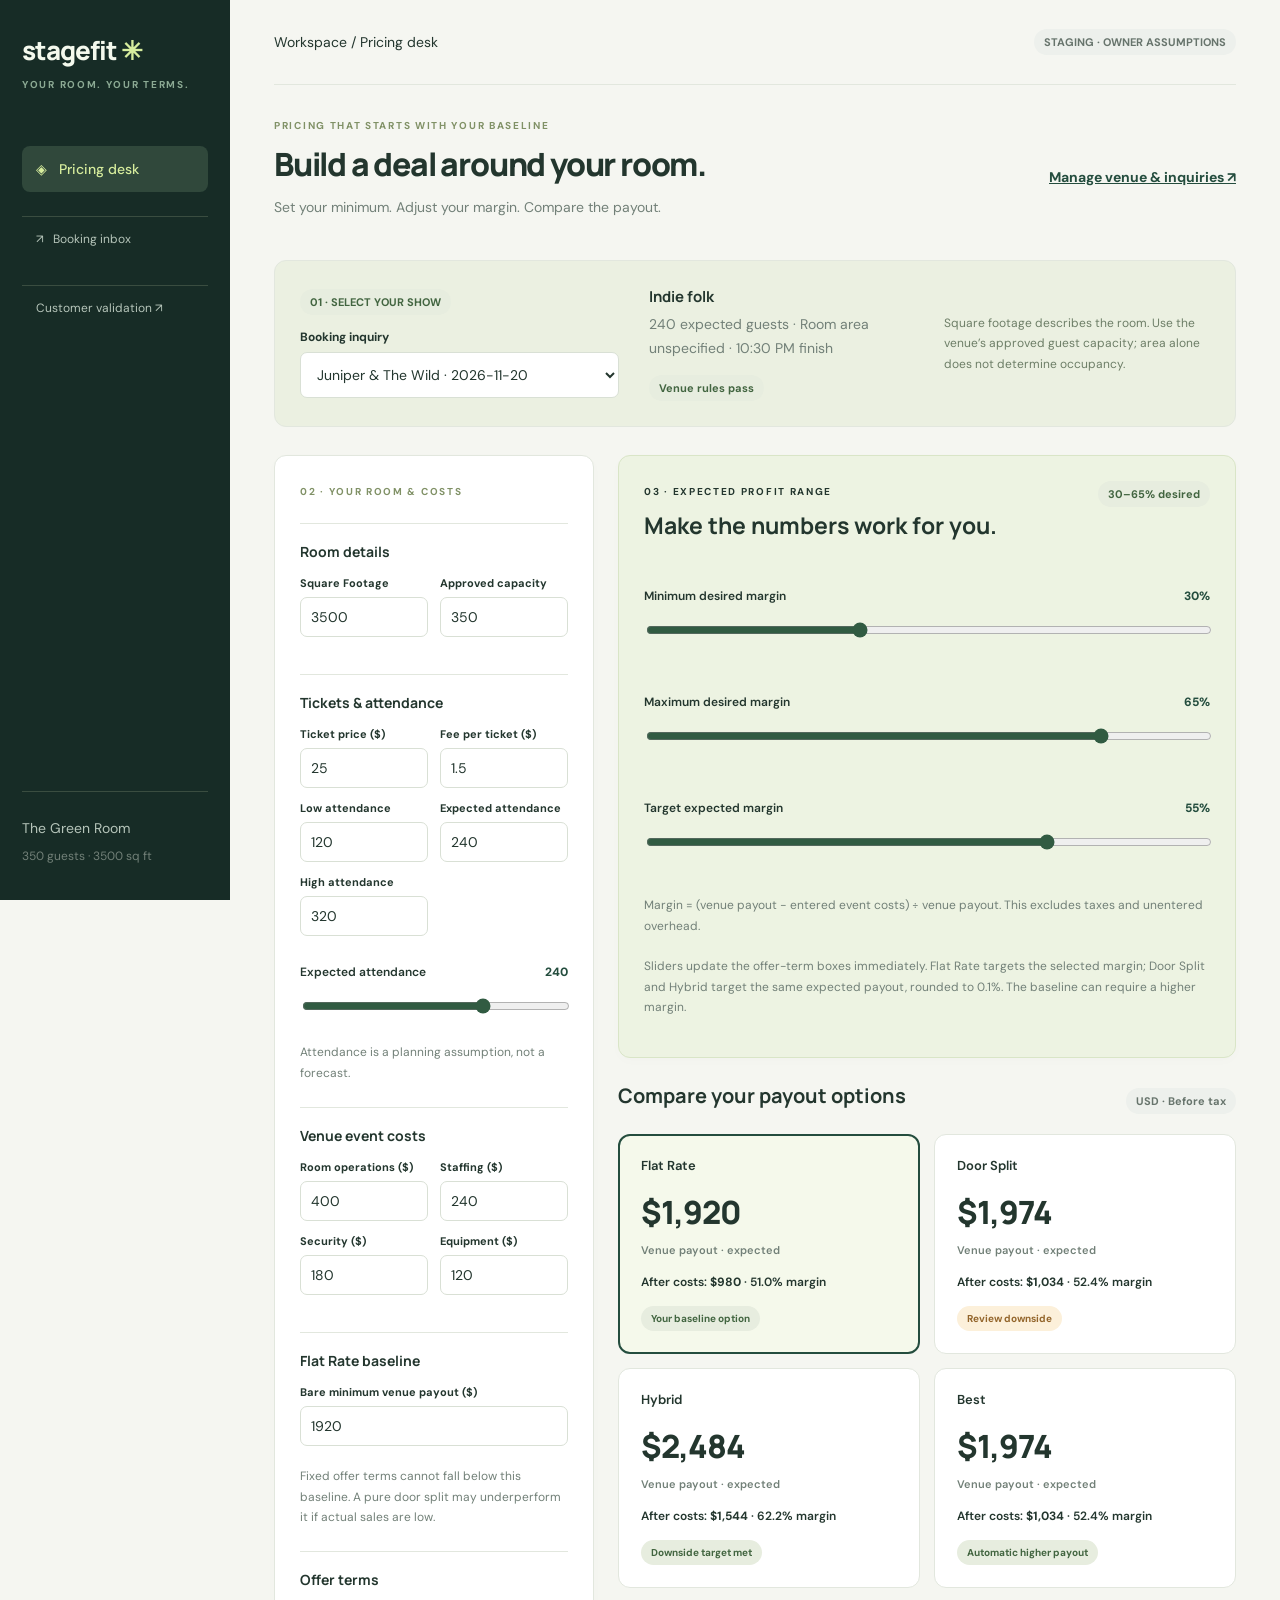
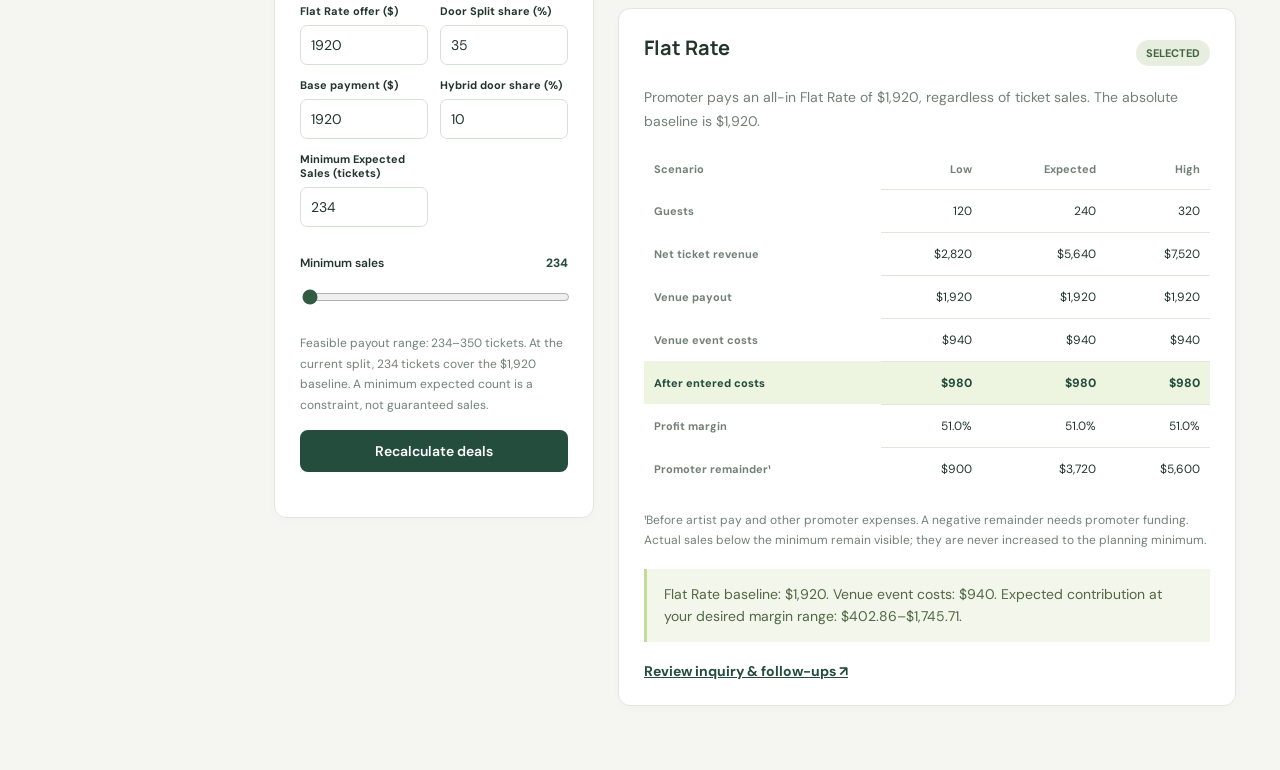
<file: index.html>
<!doctype html>
<html lang="en"><head><meta charset="UTF-8"><meta name="viewport" content="width=device-width,initial-scale=1"><meta name="theme-color" content="#172c26"><title>StageFit — Pricing desk</title><link rel="stylesheet" href="style.css"><link rel="stylesheet" href="pricing.css"></head><body><div id="pricing-app"></div><script src="engine.js"></script><script src="pricing-engine.js"></script><script src="pricing.js"></script></body></html>
</file>
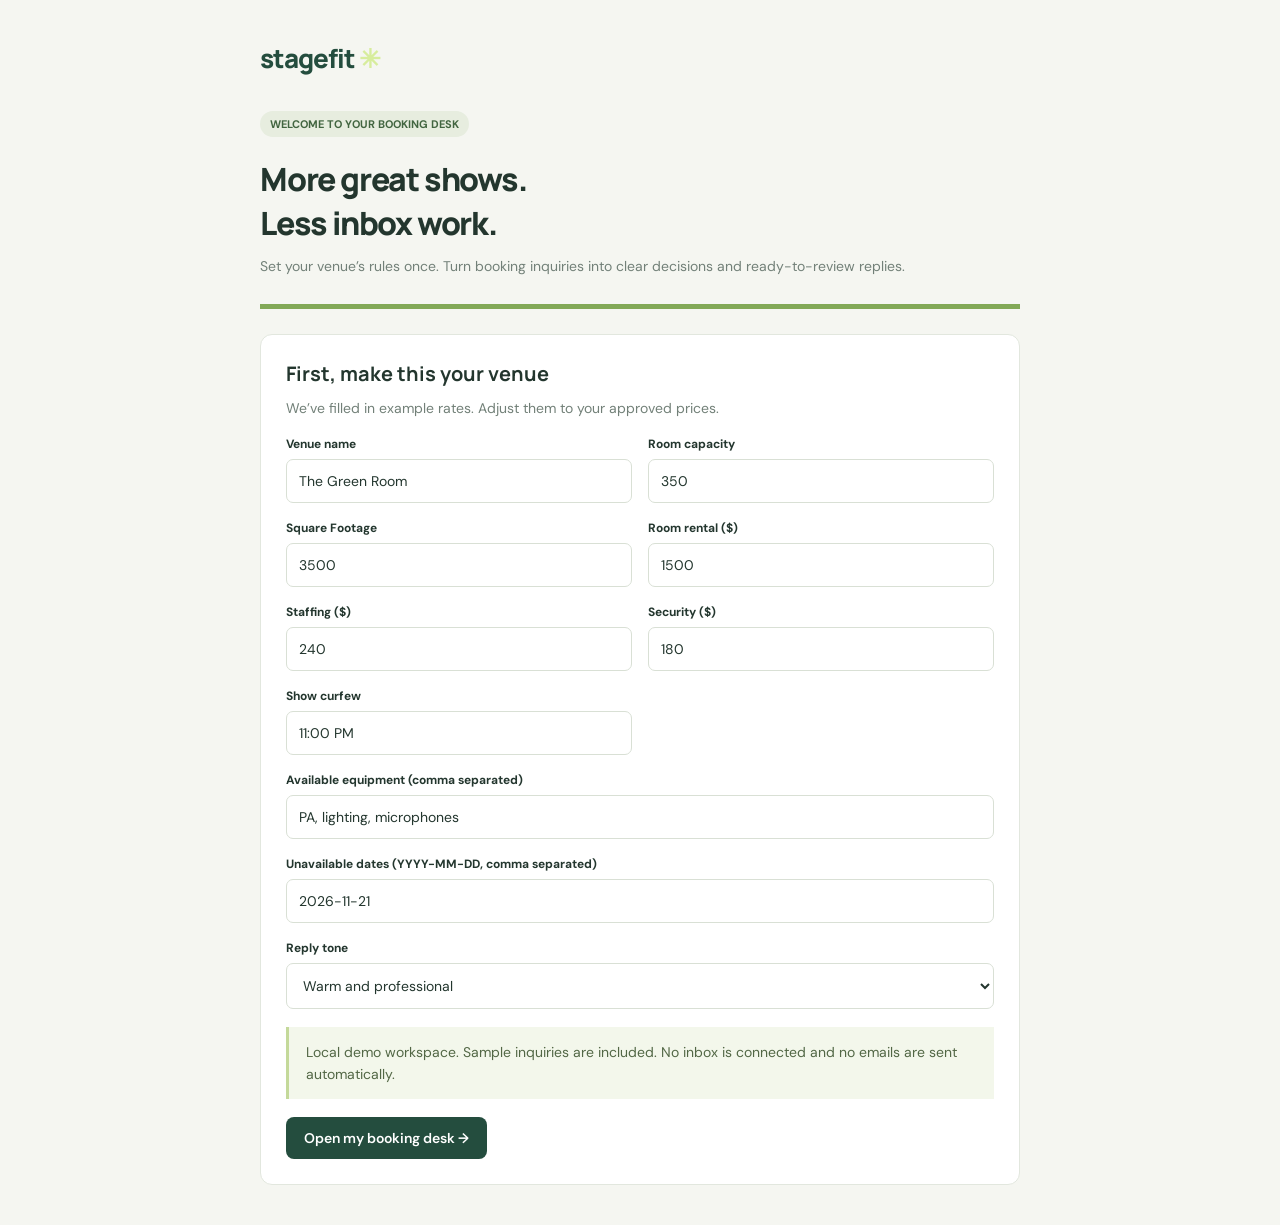
<file: booking.html>
<!doctype html>
<html lang="en"><head><meta charset="UTF-8"><meta name="viewport" content="width=device-width,initial-scale=1"><meta name="theme-color" content="#172c26"><title>StageFit — Your next great show starts here</title><link rel="stylesheet" href="style.css"></head><body><div id="app"></div><script src="engine.js"></script><script src="inquiry-review.js"></script><script src="app.js"></script></body></html>
</file>
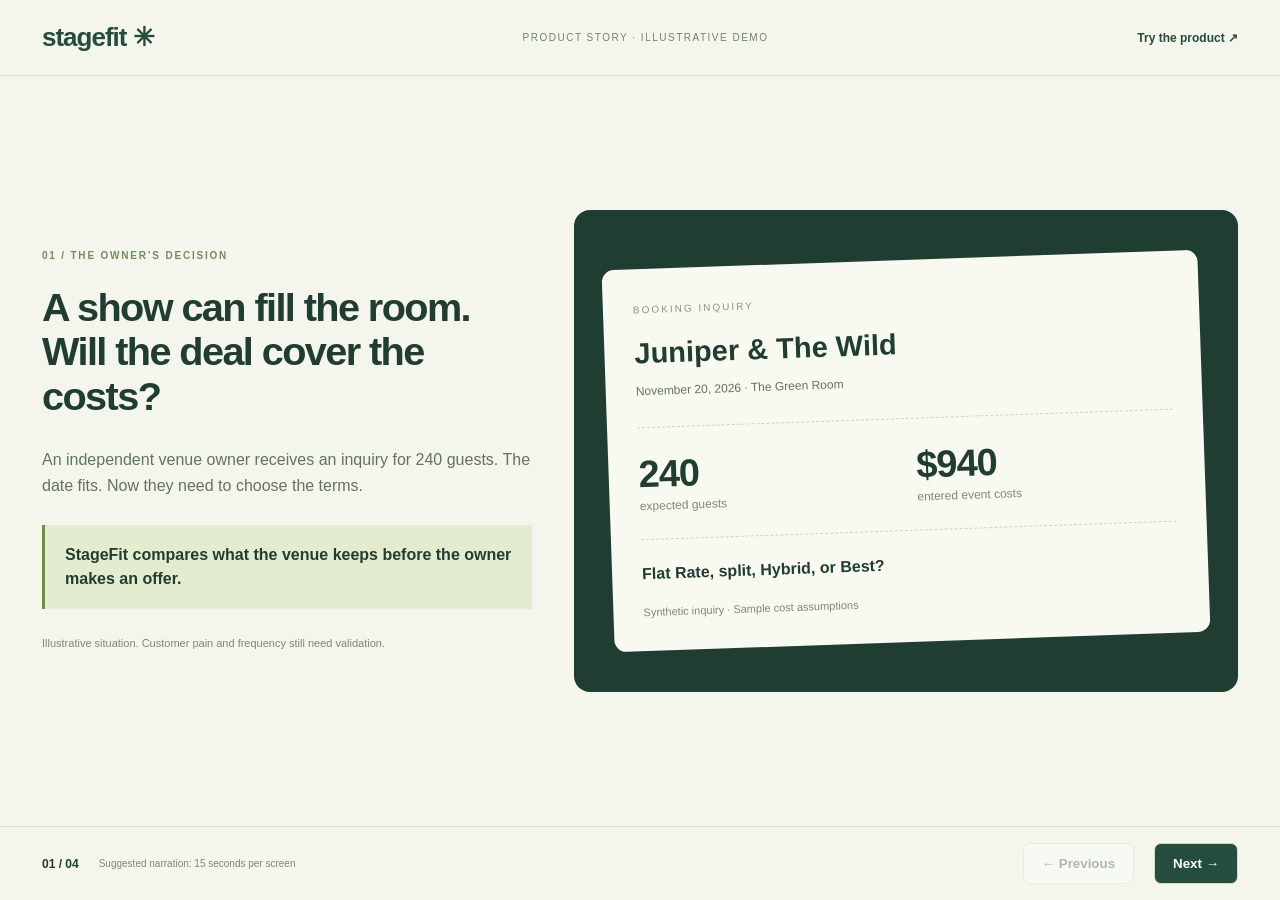
<file: demo.html>
<!doctype html>
<html lang="en"><head><meta charset="UTF-8"><meta name="viewport" content="width=device-width,initial-scale=1"><title>StageFit — The pricing story</title><link rel="stylesheet" href="demo.css"></head><body><header><a href="index.html" class="logo">stagefit ✳</a><span>PRODUCT STORY · ILLUSTRATIVE DEMO</span><a href="index.html">Try the product ↗</a></header><main>
<section class="scene" data-scene="0"><div class="copy"><span class="eyebrow">01 / THE OWNER’S DECISION</span><h1>A show can fill the room.<br>Will the deal cover the costs?</h1><p>An independent venue owner receives an inquiry for 240 guests. The date fits. Now they need to choose the terms.</p><div class="callout">StageFit compares what the venue keeps before the owner makes an offer.</div><small>Illustrative situation. Customer pain and frequency still need validation.</small></div><div class="visual ticket-scene"><div class="ticket"><span>BOOKING INQUIRY</span><h2>Juniper &amp; The Wild</h2><p>November 20, 2026 · The Green Room</p><div class="ticket-stats"><div><b>240</b><span>expected guests</span></div><div><b>$940</b><span>entered event costs</span></div></div><div class="ticket-question">Flat Rate, split, Hybrid, or Best?</div><small>Synthetic inquiry · Sample cost assumptions</small></div></div></section>
<section class="scene" data-scene="1" hidden><div class="copy"><span class="eyebrow">02 / THE TRADE-OFF</span><h1>Four structures.<br>One clear payout comparison.</h1><p>Flat Rate sets the baseline. Door Split scales with ticket sales. Hybrid adds a base payment to a separate share.</p><p>Best automatically chooses the higher eligible payout. Profit sliders update the terms so the owner can compare the result.</p><div class="callout">The owner sees the downside alongside the headline return.</div><small>Computed sample economics, not realized results or a demand forecast.</small></div><div class="visual"><img src="demo-assets/01-compare.png" alt="Actual StageFit screen comparing Flat Rate, Door Split, Hybrid, and Best"><p class="image-caption">Actual product screen · Same assumptions across all deals</p></div></section>
<section class="scene" data-scene="2" hidden><div class="copy"><span class="eyebrow">03 / THE OWNER STAYS IN CONTROL</span><h1>Compare the terms.<br>Follow up from the inbox.</h1><p>The pricing desk shows the economics. The booking inbox holds artist details, missing information, and editable follow-up replies.</p><div class="callout">The owner reviews every booking reply before email handoff.</div><small>Working local prototype. Drafting uses templates; inbox sync and external AI are not connected. Approval never sends automatically.</small></div><div class="visual"><img src="demo-assets/03-offer.png" alt="Actual booking inbox showing mentioned details and missing information"><p class="image-caption">Actual booking inbox · Review details before replying</p></div></section>
<section class="scene" data-scene="3" hidden><div class="copy"><span class="eyebrow">04 / THE NEXT DECISION</span><h1>The workflow works.<br>Customer value is the next test.</h1><p>We can demonstrate the pricing math and approval controls. We have no verified customer results to present yet.</p><div class="callout">Next: observe five independent venue owners choosing and explaining a deal.</div><small>Proposed learning gate: four of five complete without help in under 10 minutes, with no or light offer edits. This is not statistical proof.</small></div><div class="visual learning"><span class="eyebrow">WHAT WE WILL MEASURE</span><div><b>Can they finish?</b><p>Task time, assistance, and pricing mistakes.</p></div><div><b>Can they explain the choice?</b><p>Ask what the venue keeps at low turnout and what could change the decision.</p></div><div><b>Would they use it again?</b><p>Record objections and the next real inquiry they would use it for.</p></div><span class="status">CUSTOMER VALIDATION PENDING</span></div></section>
</main><footer><div><span id="counter">01 / 04</span><span id="timing">Suggested narration: 15 seconds per screen</span></div><div><button id="previous" disabled>← Previous</button><button id="next">Next →</button></div></footer><script src="demo.js"></script></body></html>
</file>
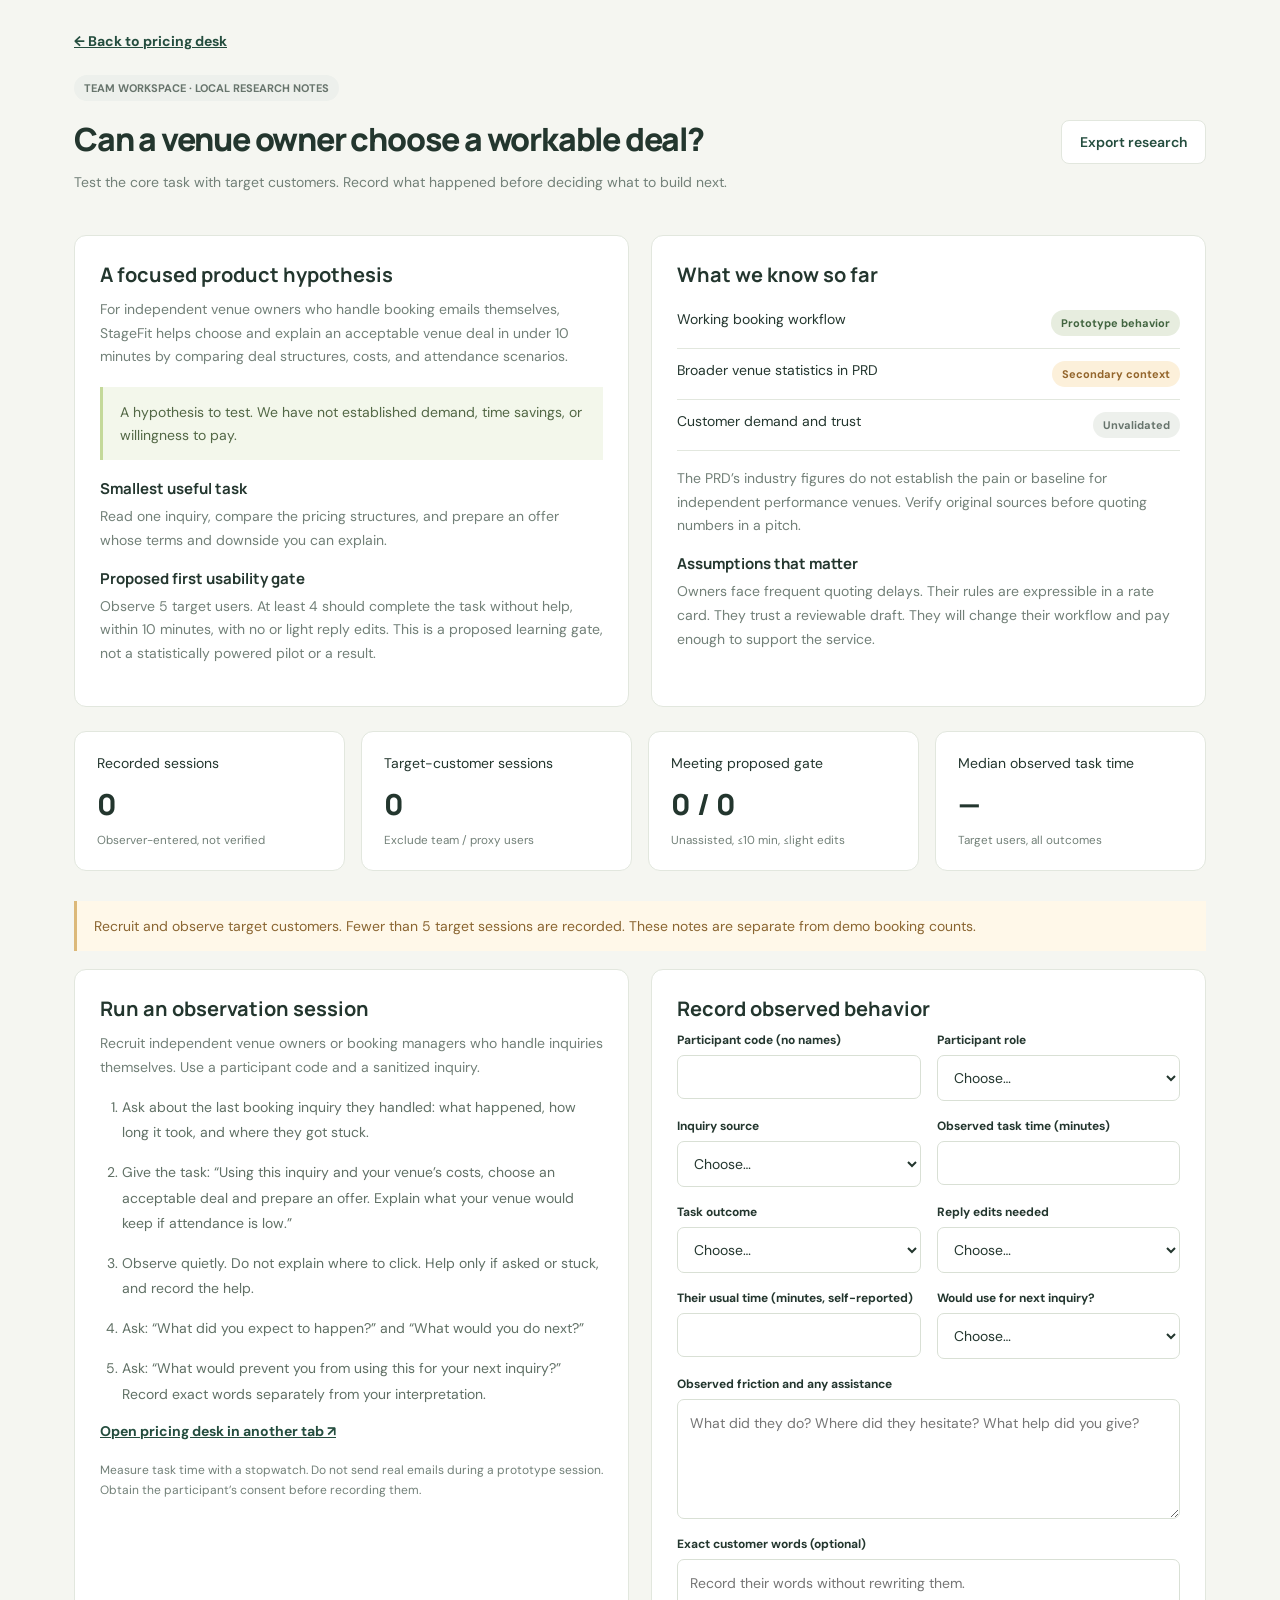
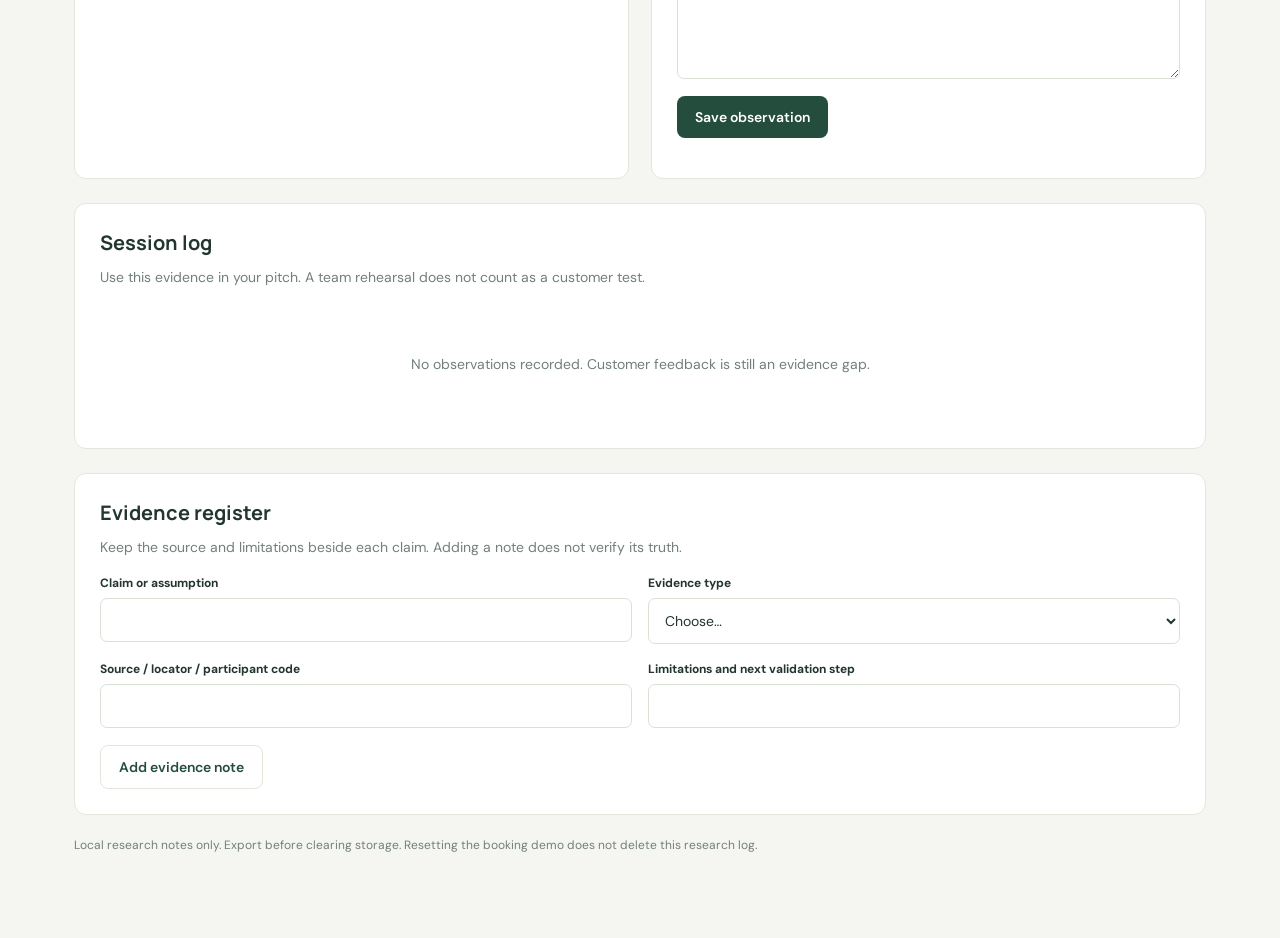
<file: research.html>
<!doctype html>
<html lang="en"><head><meta charset="UTF-8"><meta name="viewport" content="width=device-width,initial-scale=1"><title>StageFit — Customer validation</title><link rel="stylesheet" href="style.css"></head><body><div id="research"></div><script src="research.js"></script></body></html>
</file>
<file: style.css>
@import url('https://fonts.googleapis.com/css2?family=DM+Sans:wght@400;500;600;700&family=Manrope:wght@400;500;600;700;800&display=swap');
.research-wrap{max-width:1180px;margin:32px auto;padding:0 24px 36px}.research-back,.research-link{color:#244d3e;font-weight:700}.research-list{padding-left:22px;line-height:1.8;color:#607065}.research-list li{margin-bottom:15px}.research-session{border-top:1px solid #e2e7de;padding:18px 0}.research-session blockquote{margin:16px 0;padding:12px 18px;border-left:3px solid #82a957;background:#f5f6f1;white-space:pre-wrap}.nav a{color:#b6c5ba;text-decoration:none;padding:14px;font-size:12px;border-top:1px solid #3a4d40;margin-top:16px}@media(max-width:700px){.nav{flex-wrap:wrap}.nav a{margin:0;border:0;padding:10px}.research-wrap{padding:0 16px}}
:root{--green:#244d3e;--ink:#23362e;--muted:#728078;--paper:#f5f6f1;--line:#e2e7de;--lime:#d7ed9d}*{box-sizing:border-box}body{margin:0;background:var(--paper);color:var(--ink);font:14px 'DM Sans',sans-serif}button,input,textarea,select{font:inherit}button,a,input,textarea,select{outline-offset:4px}button{cursor:pointer}button:disabled{opacity:.45;cursor:not-allowed}button{border:0;border-radius:8px;padding:12px 18px;background:var(--green);color:white;font-weight:600}button.secondary{background:white;color:var(--green);border:1px solid var(--line)}button.quiet{background:transparent;color:var(--muted);padding:8px}aside{position:fixed;width:230px;inset:0 auto 0 0;background:#172c26;color:#b6c5ba;padding:32px 22px;display:flex;flex-direction:column}.brand{font:800 26px Manrope,sans-serif;color:#f4f9ed;letter-spacing:-1px}.brand span{color:var(--lime)}.smallcaps{font-size:10px;letter-spacing:1.7px;font-weight:700;text-transform:uppercase}.nav{margin-top:55px;display:grid;gap:8px}.nav button{text-align:left;background:none;color:#b6c5ba;font-weight:500;padding:14px}.nav button.active{background:#30483b;color:var(--lime)}.venue-chip{margin-top:auto;border-top:1px solid #3a4d40;padding-top:24px;line-height:1.8}.avatar{display:inline-grid;place-items:center;background:#d7ed9d;color:#264b39;width:35px;height:35px;border-radius:50%;font-weight:700;margin-right:8px}main{margin-left:230px;padding:0 44px 44px;max-width:1600px}.topbar{height:85px;border-bottom:1px solid var(--line);display:flex;align-items:center;justify-content:space-between;margin-bottom:34px}.pill{display:inline-block;padding:6px 10px;background:#e7eddf;color:#426540;border-radius:20px;font-size:11px;font-weight:700}.pill.warn{background:#fcf0da;color:#93652b}.pill.gray{background:#edf0ec;color:#67746c}.heading{display:flex;align-items:center;justify-content:space-between;gap:20px;margin:25px 0}h1{font:800 32px Manrope,sans-serif;letter-spacing:-1.2px;margin:0 0 10px}h2{font:700 20px Manrope,sans-serif;margin:0 0 10px}h3{font:700 15px Manrope,sans-serif;margin:0}p{line-height:1.7;color:var(--muted);margin:6px 0 15px}.hero{background:#e8eddf;border:1px solid #dce3d1;border-radius:14px;padding:28px 32px;display:flex;align-items:center;justify-content:space-between;gap:25px;margin-bottom:26px}.hero p{max-width:550px;margin-bottom:0}.hero-art{font-size:54px;color:var(--green);letter-spacing:8px}.stats{display:grid;grid-template-columns:repeat(4,1fr);gap:16px;margin:24px 0 30px}.stat,.panel{background:white;border:1px solid var(--line);border-radius:12px}.stat{padding:22px}.stat strong{display:block;font:800 29px Manrope;margin:12px 0 6px}.stat small{color:var(--muted)}.section-head{display:flex;justify-content:space-between;align-items:center;margin:24px 0 15px}.tabs{display:flex;gap:6px;margin-bottom:18px;flex-wrap:wrap}.tabs button{background:transparent;color:var(--muted);padding:9px 15px}.tabs button.active{background:var(--green);color:white}.table{width:100%;border-collapse:collapse}.table th{text-align:left;color:var(--muted);font-size:10px;letter-spacing:1px;text-transform:uppercase;padding:17px 20px;background:#fafbf7}.table td{padding:21px 20px;border-top:1px solid var(--line)}.artist{display:flex;align-items:center;gap:13px}.art{display:grid;place-items:center;width:43px;height:43px;border-radius:10px;background:#eef0e3;color:#748653;font-size:20px}.sub{font-size:12px;color:var(--muted);margin-top:5px}.table tr[data-id]{cursor:pointer}.table tr[data-id]:hover{background:#f8faf3}.grid{display:grid;grid-template-columns:1fr 1fr;gap:22px}.panel{padding:25px}.panel + .panel{margin-top:20px}.grid>.panel + .panel{margin-top:0}.field{display:flex;flex-direction:column;gap:7px;margin-bottom:17px}.field label{font-size:12px;font-weight:700}.field input,.field select,.field textarea{width:100%;padding:12px;border:1px solid #d9e0d5;border-radius:7px;background:#fff;color:var(--ink)}.field textarea{resize:vertical;line-height:1.7;min-height:120px}.field input:focus,.field textarea:focus{border-color:var(--green)}.fields{display:grid;grid-template-columns:1fr 1fr;gap:0 16px}.check{display:flex;gap:12px;padding:16px 0;border-bottom:1px solid var(--line)}.check:last-child{border:0}.check-icon{color:#548042;font-weight:800}.check-icon.warn{color:#aa7430}.check p{font-size:12px;margin:3px 0 0}.price{display:flex;justify-content:space-between;padding:12px 0;border-bottom:1px solid var(--line)}.price.total{font-weight:800;font-size:21px;border:0;margin-top:8px}.actions{display:flex;gap:10px;align-items:center;flex-wrap:wrap;margin-top:20px}.steps{display:flex;gap:12px;margin:22px 0;color:var(--muted);font-size:12px}.steps .done{color:var(--green);font-weight:700}.notice{border-left:3px solid #c4d99a;background:#f3f7eb;padding:14px 17px;line-height:1.6;margin:18px 0;color:#526745}.notice.warn{background:#fff8e9;border-color:#dcb97a;color:#8a6531}.empty{text-align:center;padding:50px;color:var(--muted)}.toast{position:fixed;bottom:28px;right:28px;background:#172c26;color:white;padding:16px 24px;border-radius:10px;box-shadow:0 8px 25px #0002;z-index:10}.onboard{max-width:760px;margin:40px auto}.onboard .brand{color:var(--green);margin-bottom:35px}.progress{height:5px;background:#e5ebdf;border-radius:4px;margin:25px 0}.progress i{display:block;width:100%;height:100%;background:#82a957}.search{padding:11px;border:1px solid var(--line);border-radius:8px;background:white;min-width:210px}.source{white-space:pre-wrap;line-height:1.8;color:#607065;font-size:13px}.back{margin:5px 0 18px}.error{color:#a43e31;background:#fff1ed;padding:12px;border-radius:7px}.footer-note{font-size:12px;color:var(--muted);margin-top:20px}@media(max-width:1100px){main{padding:0 24px 30px}aside{width:190px}main{margin-left:190px}.stats{grid-template-columns:1fr 1fr}.table th,.table td{padding:16px 12px}.grid{grid-template-columns:1fr}.hero-art{display:none}}@media(max-width:700px){aside{position:static;width:auto;padding:18px}.brand{font-size:23px}.nav{margin-top:18px;display:flex;gap:3px}.nav button{padding:10px}.venue-chip{display:none}main{margin-left:0;padding:0 16px 30px}.topbar{height:65px;margin-bottom:22px}h1{font-size:27px}.heading{align-items:flex-start;flex-direction:column}.hero{padding:22px}.stats{gap:10px}.stat{padding:16px}.table th:nth-child(3),.table td:nth-child(3){display:none}.table th:nth-child(4),.table td:nth-child(4){display:none}.fields{grid-template-columns:1fr}.onboard{margin:22px 16px}.panel{padding:20px}.section-head{align-items:flex-start;gap:14px;flex-direction:column}.search{width:100%}}

.review-groups{display:grid;grid-template-columns:1fr 1fr;gap:32px;margin:24px 0}.review-group-title{margin-bottom:16px!important}.review-topic{padding:14px 0;border-top:1px solid var(--line)}.review-topic-head{display:flex;justify-content:space-between;align-items:center;gap:12px}.review-topic-head h3{font-size:13px}.review-source{font-size:12px;line-height:1.65;margin:8px 0 0}.followup-builder{border-top:1px solid var(--line);padding-top:22px}.followup-question{display:flex;align-items:flex-start;gap:10px;padding:11px 0;font-size:13px;line-height:1.6}.followup-question input{margin-top:4px;accent-color:var(--green)}.followup-question small{display:block;color:var(--muted);font-size:11px}.followup-builder button{margin-top:15px}@media(max-width:850px){.review-groups{grid-template-columns:1fr}.review-topic-head{flex-wrap:wrap}}
</file>
<file: pricing.css>
.pricing-event{display:grid;grid-template-columns:1.2fr 1fr 1fr;gap:30px;align-items:center;margin-bottom:28px;background:#ebf0e1}.pricing-event-note{color:#6d7e67;line-height:1.7;font-size:12px}.pricing-layout{display:grid;grid-template-columns:310px minmax(0,1fr);gap:24px}.assumptions h3{margin:24px 0 15px;padding-top:18px;border-top:1px solid var(--line)}.assumptions input{padding:10px}.assumptions .fields{gap:0 12px}.assumptions .field{margin-bottom:13px}.assumptions .field label{font-size:11px}.deal-cards{display:grid;grid-template-columns:repeat(3,1fr);gap:12px}.deal-card{background:white;border:1px solid var(--line);text-align:left;color:var(--ink);padding:21px 16px;border-radius:12px;position:relative}.deal-card.chosen{border:2px solid var(--green);padding:20px 15px;background:#f5f9eb}.deal-label{display:block;font-size:12px;min-height:30px}.deal-card strong{display:block;font:800 28px Manrope;margin:12px 0 4px;letter-spacing:-1px}.deal-card .sub{font-size:10px}.deal-low{display:block;font-size:11px;margin:20px 0 14px}.deal-card .pill{font-size:9px}.scenario-panel{margin-top:20px}.scenario-table{overflow:auto}.scenario-table .table th,.scenario-table .table td{padding:13px 10px;display:table-cell}.scenario-table .table td{text-align:right;font-size:12px}.scenario-table .table th{font-size:11px;letter-spacing:0;text-transform:none;background:transparent;white-space:nowrap}.scenario-table thead th{text-align:right}.scenario-table thead th:first-child{text-align:left}.contribution-row{background:#edf4e0}.contribution-row td,.contribution-row th{font-weight:800;color:var(--green)}.negative{color:#ab4d3e!important}.pricing-metrics{display:grid;grid-template-columns:repeat(3,1fr);gap:16px;border-top:1px solid var(--line);padding-top:20px;margin-top:20px}.pricing-metrics span{font-size:10px;color:var(--muted);display:block}.pricing-metrics strong{font-size:12px;display:block;margin-top:8px}#pricing-app main{max-width:1800px}.pricing-layout>.assumptions{align-self:start}@media(max-width:1200px){.pricing-layout{grid-template-columns:260px minmax(0,1fr)}.deal-cards{grid-template-columns:1fr}.deal-card{display:grid;grid-template-columns:1.2fr 1fr;gap:4px 12px}.deal-card strong{margin:0;font-size:24px}.deal-label{min-height:0}.deal-card .deal-low{margin:5px 0}.deal-card .pill{justify-self:start}.pricing-event{grid-template-columns:1fr 1fr}.pricing-event-note{grid-column:1/-1}}@media(max-width:850px){.pricing-layout{grid-template-columns:1fr}.assumptions .fields{grid-template-columns:1fr 1fr}.pricing-event{grid-template-columns:1fr}.pricing-event-note{grid-column:auto}.pricing-metrics{grid-template-columns:1fr}.deal-card{grid-template-columns:1.1fr 1fr}.scenario-panel{padding:16px}}

.pricing-layout>div{min-width:0}.scenario-table{max-width:100%}

.contribution-chart{margin:20px 0}.contribution-chart .section-head{margin-top:0}.contribution-chart p{font-size:12px}.chart-legend{display:flex;gap:14px;font-size:10px;white-space:nowrap}.chart-legend i{display:inline-block;width:10px;height:10px;margin-right:5px;border-radius:2px}.legend-low,.chart-bar.low{background:#9ba976}.legend-expected,.chart-bar.expected{background:#244d3e}.chart-deal{padding:13px 0;border-top:1px solid var(--line)}.chart-deal h3{font-size:12px;margin-bottom:10px}.chart-bar-row{display:grid;grid-template-columns:75px 1fr 70px;align-items:center;gap:12px;margin:6px 0;font-size:11px}.chart-bar-row b{text-align:right}.chart-track{position:relative;height:17px;background:linear-gradient(to right,transparent 49.8%,#bdc6b6 49.8%,#bdc6b6 50.2%,transparent 50.2%)}.chart-bar{position:absolute;height:100%;border-radius:2px}.chart-bar.loss{background:#b66d5d}.decision-sentence{background:#edf4e0;padding:15px;margin:12px 0;font-weight:600;font-size:13px;line-height:1.6}
body[class*="capture-"] aside,body[class*="capture-"] .topbar,body[class*="capture-"] .heading,body[class*="capture-"] .pricing-event,body[class*="capture-"] .assumptions,body[class*="capture-"] #pricing-status{display:none}body[class*="capture-"] main{margin:0;padding:24px;max-width:1400px}body[class*="capture-"] .pricing-layout{grid-template-columns:1fr}body[class*="capture-"] .deal-cards{grid-template-columns:repeat(3,1fr)}body[class*="capture-"] .deal-card{display:block}body[class*="capture-"] .pricing-layout>div>.section-head{display:none}.capture-compare .scenario-panel,.capture-compare #offer-area,.capture-compare #pricing-results>.notice{display:none}.capture-terms .deal-cards,.capture-terms .contribution-chart,.capture-terms #pricing-results>.notice,.capture-terms #offer-area{display:none}.capture-offer #pricing-results{display:none}.capture-offer #offer-area>.panel{margin-top:0!important}@media(max-width:700px){.chart-bar-row{grid-template-columns:60px 1fr 58px;gap:7px;font-size:10px}.chart-legend{flex-wrap:wrap}.contribution-chart .section-head{align-items:flex-start;flex-direction:column}}

.capture-offer #offer-text{height:230px;min-height:230px;font-size:13px}.capture-offer #offer-area .panel{padding:22px}.capture-offer #offer-area .section-head{margin:14px 0}.capture-offer #offer-area .notice{margin:12px 0}.capture-offer #offer-area .actions{margin-top:14px}

/* Pricing desk v2: four offers and linked margin controls. */
.deal-cards{grid-template-columns:repeat(2,minmax(0,1fr));gap:14px}.deal-card{display:block;padding:22px}.deal-card.chosen{padding:21px}.deal-label{font-size:13px;min-height:0}.deal-card strong{font-size:32px;margin:16px 0 6px}.deal-card .sub{font-size:11px}.deal-low{font-size:12px;margin:16px 0}.deal-card .pill{font-size:10px}.pricing-layout{grid-template-columns:320px minmax(0,1fr);align-items:start}.profit-controls{background:#edf3e2;border-color:#d9e5c7}.profit-controls .section-head{align-items:flex-start}.profit-controls p{font-size:12px}.margin-sliders{display:grid;gap:18px;margin:22px 0}.slider-field{margin:15px 0}.slider-field label{display:flex;justify-content:space-between;gap:15px;font-size:12px;font-weight:600;margin-bottom:12px}.slider-field output{color:#244d3e;font-weight:800}.slider-field input[type=range]{width:100%;accent-color:#315b42;cursor:pointer;min-height:24px;padding:0}.assumptions h3{font-size:14px}.assumptions input:focus-visible{outline:2px solid #84a85b}.profit-controls h2{font-size:23px}.profit-controls #suggestion-note{font-size:12px;line-height:1.7;color:#48643a}.scenario-panel td{white-space:nowrap}.pricing-event{margin-top:20px}.pricing-layout .panel{box-shadow:0 3px 12px #23362e04}@media(max-width:1150px){.pricing-layout{grid-template-columns:270px minmax(0,1fr)}.deal-cards{grid-template-columns:1fr}.deal-card{display:block}.deal-card strong{font-size:28px}}@media(max-width:850px){.pricing-layout{grid-template-columns:minmax(0,1fr)}.deal-cards{grid-template-columns:repeat(2,minmax(0,1fr))}.profit-controls .section-head{flex-direction:column;gap:10px}}@media(max-width:500px){.deal-cards{grid-template-columns:1fr}.pricing-layout .assumptions{padding:18px}.scenario-panel .table th,.scenario-panel .table td{padding:12px 8px}}

body[class*="capture-"] .profit-controls{display:none}.capture-compare .deal-cards{grid-template-columns:repeat(2,minmax(0,1fr))}.capture-offer #offer-area>.panel{margin-top:0!important}
</file>
<file: demo.css>
*{box-sizing:border-box}body{margin:0;background:#f4f6ee;color:#203d31;font-family:Arial,sans-serif}header{height:76px;display:flex;align-items:center;justify-content:space-between;padding:0 42px;border-bottom:1px solid #dce3d5}header a{color:#244d3e;font-size:12px;text-decoration:none;font-weight:700}.logo{font-size:26px;letter-spacing:-1px}header>span{font-size:10px;letter-spacing:1.5px;color:#70846c}main{max-width:1600px;margin:auto}.scene{min-height:calc(100vh - 150px);display:grid;grid-template-columns:0.85fr 1.15fr;align-items:center;gap:42px;padding:35px 42px}.scene[hidden]{display:none}.eyebrow{display:block;letter-spacing:1.8px;font-size:10px;font-weight:700;color:#728c5c;margin-bottom:24px}h1{font-size:clamp(28px,3.1vw,48px);line-height:1.13;letter-spacing:-1.6px;margin:0 0 28px}p{font-size:16px;line-height:1.65;color:#62745d;margin:0 0 20px}.callout{background:#e3eccf;padding:18px 20px;border-left:3px solid #6d8d4d;font-size:16px;line-height:1.5;font-weight:700;margin:25px 0}small{font-size:11px;line-height:1.7;color:#7b8874;display:block}.visual{min-width:0}.visual img{display:block;width:100%;height:auto;max-height:calc(100vh - 240px);object-fit:contain;background:white;border:1px solid #dce3d5;border-radius:12px;box-shadow:0 15px 35px #26392512}.image-caption{font-size:10px;text-align:center;margin:12px 0 0}.ticket-scene{background:#203d31;padding:50px 34px;border-radius:16px;min-height:390px;display:grid;place-items:center}.ticket{width:100%;background:#f8faf1;padding:30px;border-radius:12px;transform:rotate(-2deg)}.ticket>span{font-size:10px;letter-spacing:2px;color:#869872}.ticket h2{font-size:29px;margin:20px 0 12px}.ticket p{font-size:12px}.ticket-stats{display:grid;grid-template-columns:1fr 1fr;gap:20px;border-top:1px dashed #cbd5c0;border-bottom:1px dashed #cbd5c0;padding:25px 0;margin:25px 0}.ticket-stats b{display:block;font-size:38px;letter-spacing:-1px}.ticket-stats span{font-size:12px;color:#7c8b73}.ticket-question{font-weight:700;font-size:16px;margin-bottom:20px}.learning{background:#203d31;color:#edf4e2;padding:35px;border-radius:14px}.learning .eyebrow{color:#c4dba3}.learning>div{padding:20px 0;border-top:1px solid #50634a}.learning b{font-size:20px}.learning p{color:#b3c6a5;font-size:13px;margin:10px 0 0}.status{display:inline-block;border:1px solid #9caf7f;color:#d5e5bc;padding:10px;font-size:10px;letter-spacing:1px;margin-top:20px}footer{height:74px;display:flex;align-items:center;justify-content:space-between;padding:0 42px;border-top:1px solid #dce3d5}footer>div{display:flex;gap:20px;align-items:center}#counter{font-size:12px;font-weight:700}#timing{font-size:10px;color:#7b8874}button{border:1px solid #cfdbc3;border-radius:7px;padding:12px 18px;color:#244d3e;background:white;font-weight:700;cursor:pointer}button#next{background:#244d3e;color:white}button:disabled{opacity:.35;cursor:default}@media(max-width:850px){header{padding:0 20px}header>span{display:none}.scene{grid-template-columns:1fr;padding:28px 20px;gap:22px}.visual img{max-height:none}.copy h1{font-size:34px}.ticket-scene{min-height:300px}footer{padding:0 20px}#timing{display:none}}@media print{@page{size:landscape;margin:10mm}header,footer{display:none}.scene,.scene[hidden]{display:grid!important;min-height:0;height:170mm;padding:8mm;break-after:page;grid-template-columns:.85fr 1.15fr;gap:8mm}.scene:last-child{break-after:auto}.visual img{max-height:150mm}h1{font-size:28pt}p{font-size:12pt}.callout{font-size:12pt}body{-webkit-print-color-adjust:exact;print-color-adjust:exact}}
</file>
